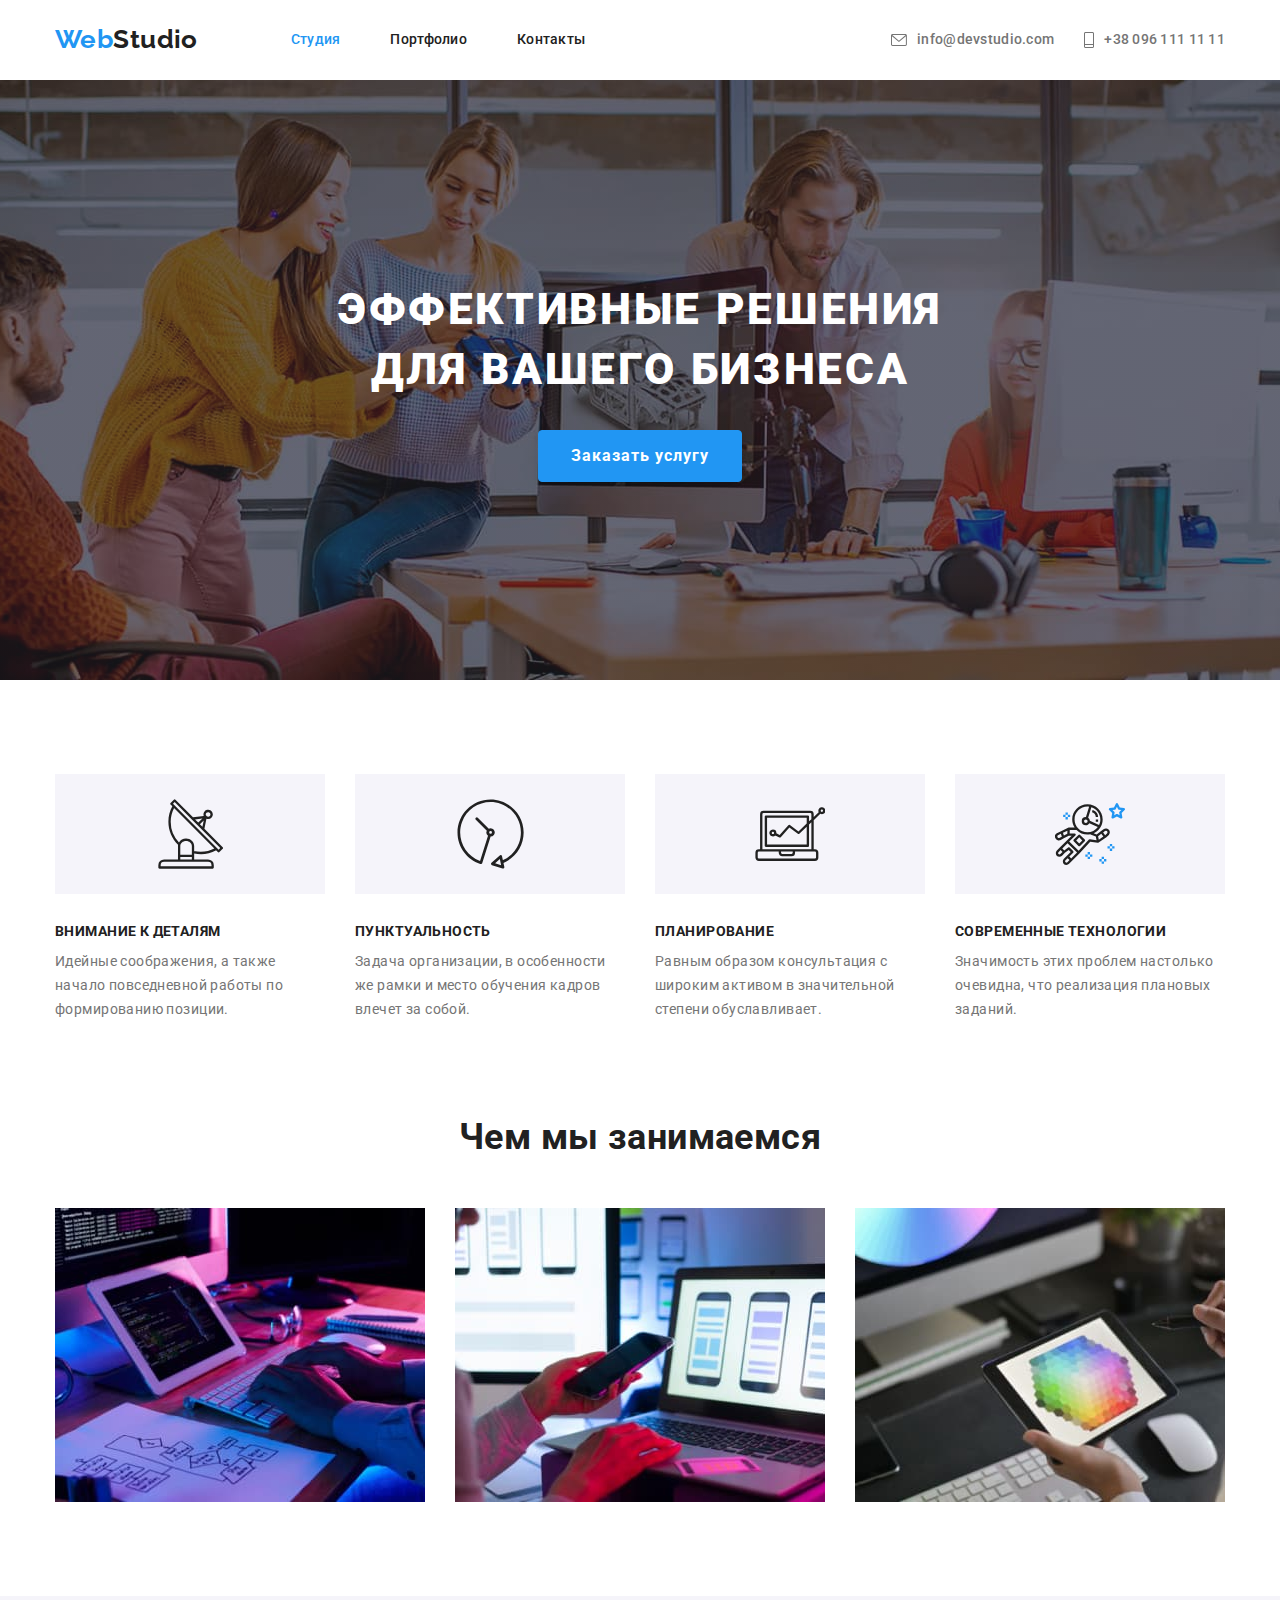
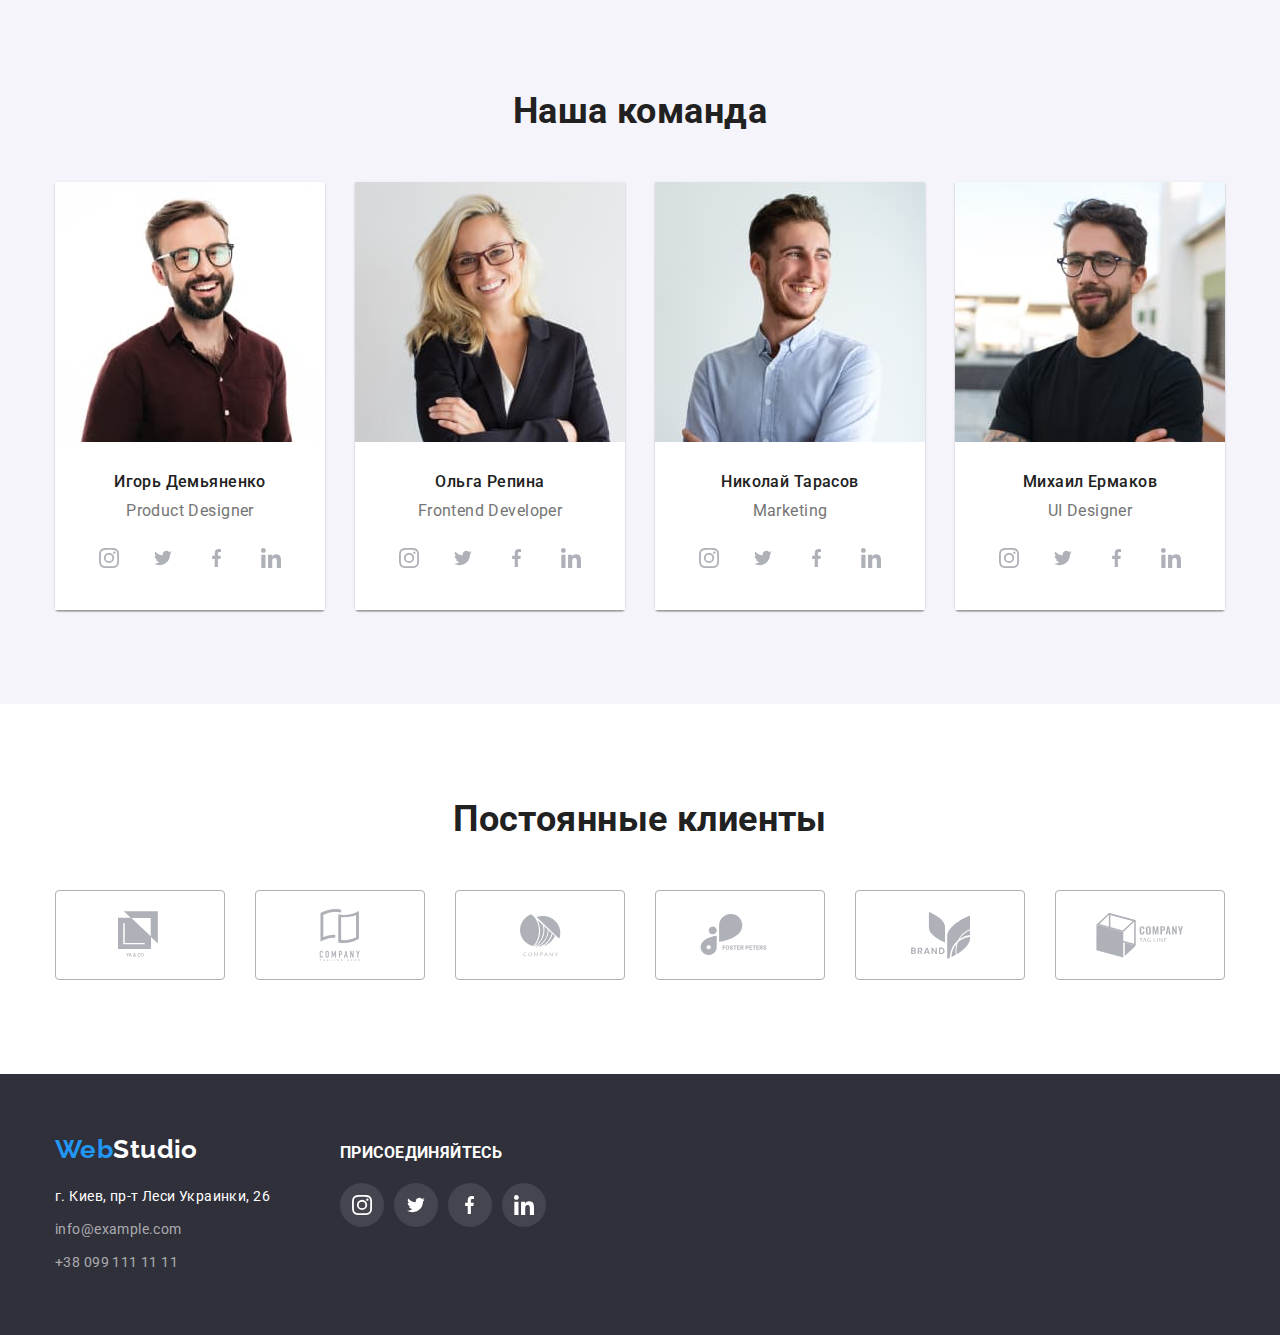
<file: index.html>
<!DOCTYPE html>
<html lang="ru">

<head>
    <meta charset="UTF-8">
    <meta name="viewport" content="width=device-width, initial-scale=1.0">
    <title>hw-4</title>

    <link rel="preconnect" href="https://fonts.gstatic.com">
    <link
        href="https://fonts.googleapis.com/css2?family=Raleway:wght@700&family=Roboto:wght@400;500;700;900&display=swap"
        rel="stylesheet">

    <link rel="stylesheet"
        href="https://cdnjs.cloudflare.com/ajax/libs/modern-normalize/1.0.0/modern-normalize.min.css">

    <link rel="stylesheet" href="./css/main.css">
</head>

<body>
    <!-- шапка сайта -->
    <header class=" header ">
        <div class="container">
            <nav class="site-nav">
                <a href="index.html" class="logo"> <span class="logo-blue">Web</span>Studio</a>
                <ul class="site-nav-list list">
                    <li class="site-nav-item">
                        <a href="./index.html" class="site-nav-link link current">Студия</a>
                    </li>
                    <li class="site-nav-item">
                        <a href="./portfolio.html" class="site-nav-link link">Портфолио</a>
                    </li>
                    <li class="site-nav-item">
                        <a href="" class="site-nav-link link">Контакты</a>
                    </li>
                </ul>
            </nav>

            <ul class="contact-nav-list list">
                <li class="contact-nav-item">
                    <a href="mailto:info@devstudio.com" class="contact-nav-link link" target="_blank">
                        <svg class="link-img" width = '16' height = '12'>
                            <use href="./images/sprite.svg#icon-envelope-opt"></use>
                        </svg>
                        info@devstudio.com
                    </a>
                </li>
                <li class="contact-nav-item">
                    <a href="tel:+380961111111" class="contact-nav-link link">
                        <svg class="link-img" width ='10' height ='16'>
                            <use href="./images/sprite.svg#icon-telephone-opt"></use>
                        </svg>
                        +38 096 111 11 11
                    </a>
                </li>
            </ul>
        </div>
    </header>

    <main>
        <!-- Герой -->
        <section class="hero overlay">
            <h1 class="hero-title">Эффективные решения<br> для вашего бизнеса</h1>
            <button class="button primary" type="button">Заказать услугу</button>
        </section>

        <!--Выгоды от сотрудничества  -->
        <section class="feature section-padding">
            <div class="container">
                <!-- этот заголовок скроется css -->
                <h2 class="section-title visually-hidden">Выгоды от сотрудничества</h2>
                <ul class="feature-list list">
                    <li class="feature-list-item">
                        <div class="blank">
                            <svg class="blank-img" width='65' height='70'>
                                <use href="./images/sprite.svg#icon-antenna-optimize"></use>
                            </svg>
                        </div>
                        <h3 class="feature-title">Внимание к деталям</h3>
                        <p class="feature-text">Идейные соображения, а также начало повседневной работы по формированию
                            позиции.</p>
                    </li>
                    <li class="feature-list-item">
                        <div class="blank">
                            <svg class="blank-img" width='67' height='70'>
                                <use href="./images/sprite.svg#icon-clock-optimize"></use>
                            </svg>
                        </div>
                        <h3 class="feature-title">Пунктуальность</h3>
                        <p class="feature-text">Задача организации, в особенности же рамки и место обучения кадров
                            влечет за
                            собой.</p>
                    </li>
                    <li class="feature-list-item">
                        <div class="blank">
                            <svg class="blank-img" width='70' height='54'>
                                <use href="./images/sprite.svg#icon-noutbook-optimize"></use>
                            </svg>
                        </div>
                        <h3 class="feature-title">Планирование</h3>
                        <p class="feature-text">Равным образом консультация с широким активом в значительной степени
                            обуславливает.</p>
                    </li>
                    <li class="feature-list-item">
                        <div class="blank">
                            <svg class="blank-img" width='70' height='70'>
                                <use href="./images/sprite.svg#icon-astronaut-optimize"></use>
                            </svg>
                        </div>
                        <h3 class="feature-title">Современные технологии</h3>
                        <p class="feature-text">Значимость этих проблем настолько очевидна, что реализация плановых
                            заданий.
                        </p>
                    </li>
                </ul>
            </div>

        </section>

        <!-- Чем мы занимаемся -->
        <section class="directions">
            <div class="container">
                <h2 class="section-title">Чем мы занимаемся</h2>
                <ul class="directions-list list">
                    <li class="directions-list-item">
                        <img src="./images/what-are-we-doing/img-pc-optimize.jpg" alt="изображение компьютера"
                            width="370" height="294">
                    </li>
                    <li class="directions-list-item">
                        <img src="./images/what-are-we-doing/img-tel-optimize.jpg" alt="изображение мобильного телефона"
                            width="370" height="294">
                    </li>
                    <li class="directions-list-item">
                        <img src="./images/what-are-we-doing/img-icon-optimize.jpg" alt="изображение цветной картинки"
                            width="370" height="294">
                    </li>
                </ul>
            </div>
        </section>

        <!-- Наша команда -->
        <section class="time section-padding">
            <div class="container">
                <h2 class="section-title">Наша команда</h2>
                <ul class="time-list list">
                    <li class="time-list-item">
                        <img class="time-image" src="./images/our-team/employee-one-optimize.jpg"
                            alt="фото первого сотрудника" width="270" height="260">
                        <div class="time-list-info">
                            <h3 class="time-title">Игорь Демьяненко</h3>
                            <p class="time-text" lang="en">Product Designer</p>
                            <ul class="social-link-list list">
                                <li class="social-link-item">
                                    <a class="social-link-btn" href="" aria-label="Instagram">
                                        <svg class="social-link-img" width='20' height='20'>
                                            <use href="./images/sprite.svg#icon-instagram-opt"></use>
                                        </svg>
                                    </a>
                                </li>
                                <li class="social-link-item">
                                    <a class="social-link-btn" href="" aria-label="Twitter">
                                        <svg class="social-link-img" width='20' height='16'>
                                            <use href="./images/sprite.svg#icon-twitter-opt"></use>
                                        </svg>
                                    </a>
                                </li>
                                <li class="social-link-item">
                                    <a class="social-link-btn" href="" aria-label="Facebook">
                                        <svg class="social-link-img" width='10' height='20'>
                                            <use href="./images/sprite.svg#icon-facebook-opt"></use>
                                        </svg>
                                    </a>
                                </li>
                                <li class="social-link-item">
                                    <a class="social-link-btn" href="" aria-label="LinkedIn">
                                        <svg class="social-link-img" width='20' height='20'>
                                            <use href="./images/sprite.svg#icon-linkedin-opt"></use>
                                        </svg>
                                    </a>
                                </li>
                            </ul>
                        </div>

                    </li>
                    <li class="time-list-item">
                        <img class="time-image" src="./images/our-team/employee-two-optimize.jpg"
                            alt="фото второго сотрудника" width="270" height="260">
                        <div class="time-list-info">
                            <h3 class="time-title">Ольга Репина</h3>
                            <p class="time-text" lang="en">Frontend Developer</p>
                            <ul class="social-link-list list">
                                <li class="social-link-item">
                                    <a class="social-link-btn" href="" aria-label="Instagram">
                                        <svg class="social-link-img" width='20' height='20'>
                                            <use href="./images/sprite.svg#icon-instagram-opt"></use>
                                        </svg>
                                    </a>
                                </li>
                                <li class="social-link-item">
                                    <a class="social-link-btn" href="" aria-label="Twitter">
                                        <svg class="social-link-img" width='20' height='16'>
                                            <use href="./images/sprite.svg#icon-twitter-opt"></use>
                                        </svg>
                                    </a>
                                </li>
                                <li class="social-link-item">
                                    <a class="social-link-btn" href="" aria-label="Facebook">
                                        <svg class="social-link-img" width='10' height='20'>
                                            <use href="./images/sprite.svg#icon-facebook-opt"></use>
                                        </svg>
                                    </a>
                                </li>
                                <li class="social-link-item">
                                    <a class="social-link-btn" href="" aria-label="LinkedIn">
                                        <svg class="social-link-img" width='20' height='20'>
                                            <use href="./images/sprite.svg#icon-linkedin-opt"></use>
                                        </svg>
                                    </a>
                                </li>
                            </ul>
                        </div>

                    </li>
                    <li class="time-list-item">
                        <img class="time-image" src="./images/our-team/employee-three-optimize.jpg"
                            alt="фото третьего сотрудника" width="270" height="260">
                        <div class="time-list-info">
                            <h3 class="time-title">Николай Тарасов</h3>
                            <p class="time-text" lang="en">Marketing</p>
                            <ul class="social-link-list list">
                                <li class="social-link-item">
                                    <a class="social-link-btn" href="" aria-label="Instagram">
                                        <svg class="social-link-img" width='20' height='20'>
                                            <use href="./images/sprite.svg#icon-instagram-opt"></use>
                                        </svg>
                                    </a>
                                </li>
                                <li class="social-link-item">
                                    <a class="social-link-btn" href="" aria-label="Twitter">
                                        <svg class="social-link-img" width='20' height='16'>
                                            <use href="./images/sprite.svg#icon-twitter-opt"></use>
                                        </svg>
                                    </a>
                                </li>
                                <li class="social-link-item">
                                    <a class="social-link-btn" href="" aria-label="Facebook">
                                        <svg class="social-link-img" width='10' height='20'>
                                            <use href="./images/sprite.svg#icon-facebook-opt"></use>
                                        </svg>
                                    </a>
                                </li>
                                <li class="social-link-item">
                                    <a class="social-link-btn" href="" aria-label="LinkedIn">
                                        <svg class="social-link-img" width='20' height='20'>
                                            <use href="./images/sprite.svg#icon-linkedin-opt"></use>
                                        </svg>
                                    </a>
                                </li>
                            </ul>
                        </div>

                    </li>
                    <li class="time-list-item">
                        <img class="time-image" src="./images/our-team/employee-four-optimize.jpg"
                            alt="фото четвертого сотрудника" width="270" height="260">
                        <div class="time-list-info">
                            <h3 class="time-title">Михаил Ермаков</h3>
                            <p class="time-text" lang="en">UI Designer</p>
                            <ul class="social-link-list list">
                                <li class="social-link-item">
                                    <a class="social-link-btn" href="" aria-label="Instagram">
                                        <svg class="social-link-img" width='20' height='20'>
                                            <use href="./images/sprite.svg#icon-instagram-opt"></use>
                                        </svg>
                                    </a>
                                </li>
                                <li class="social-link-item">
                                    <a class="social-link-btn" href="" aria-label="Twitter">
                                        <svg class="social-link-img" width='20' height='16'>
                                            <use href="./images/sprite.svg#icon-twitter-opt"></use>
                                        </svg>
                                    </a>
                                </li>
                                <li class="social-link-item">
                                    <a class="social-link-btn" href="" aria-label="Facebook">
                                        <svg class="social-link-img" width='10' height='20'>
                                            <use href="./images/sprite.svg#icon-facebook-opt"></use>
                                        </svg>
                                    </a>
                                </li>
                                <li class="social-link-item">
                                    <a class="social-link-btn" href="" aria-label="LinkedIn">
                                        <svg class="social-link-img" width='20' height='20'>
                                            <use href="./images/sprite.svg#icon-linkedin-opt"></use>
                                        </svg>
                                    </a>
                                </li>
                            </ul>
                        </div>

                    </li>
                </ul>
            </div>
        </section>

        <section class="klients section-padding">
            <div class="container">
                <h2 class="section-title">Постоянные клиенты</h2>
                <ul class="clients-list list">
                    <li class="clients-list-item">
                        <a href="" class="klients-btn">
                            <svg class="clients-img" width='44' height='49'>
                                <use href="./images/sprite.svg#icon-klient-1-opt"></use>
                            </svg>
                        </a>
                    </li>
                    <li class="clients-list-item">
                        <a href="" class="klients-btn">
                            <svg class="clients-img" width='50' height='52'>
                                <use href="./images/sprite.svg#icon-klient-2-opt"></use>
                            </svg>
                        </a>
                    </li>
                    <li class="clients-list-item">
                        <a href="" class="klients-btn">
                            <svg class="clients-img" width='41' height='43'>
                                <use href="./images/sprite.svg#icon-klient-3-opt"></use>
                            </svg>
                        </a>
                    </li>
                    <li class="clients-list-item">
                        <a href="" class="klients-btn">
                            <svg class="clients-img" width='80' height='42'>
                                <use href="./images/sprite.svg#icon-klient-4-opt"></use>
                            </svg>
                        </a>
                    </li>
                    <li class="clients-list-item">
                        <a href="" class="klients-btn">
                            <svg class="clients-img" width='59' height='47'>
                                <use href="./images/sprite.svg#icon-klient-5-opt"></use>
                            </svg>
                        </a>
                    </li>
                    <li class="clients-list-item">
                        <a href="" class="klients-btn">
                            <svg class="clients-img" width='88' height='45'>
                                <use href="./images/sprite.svg#icon-klient-6-opt"></use>
                            </svg>
                        </a>
                    </li>

                </ul>
            </div>
        </section>

    </main>

    <footer class="footer">
        <div class="container">
            <div class="footer-contacts">
                <a href="index.html" class="logo"> <span class="logo-blue">Web</span><span
                        class="logo-white">Studio</span></a>
                <address class="address">
                    <p class="footer-address">г. Киев, пр-т Леси Украинки, 26</p>
                    <ul class="footer-address-list list">
                        <li class="footer-address-list-item">
                            <a href="mailto:info@example.com" class="footer-tel link"
                                target="_blank">info@example.com</a>
                        </li>
                        <li class="footer-address-list-item">
                            <a href="tel:+380991111111" class="footer-tel link">+38 099 111 11 11</a>
                        </li>
                    </ul>
                </address>
            </div>
            <div class="footer-join">
                <p class="footer-join-text">присоединяйтесь</p>
                <ul class="social-link-list list">
                    <li class="social-link-item">
                        <a class="social-link-btn" href="" aria-label="Instagram">
                            <svg class="social-link-img" width='20' height='20'>
                                <use href="./images/sprite.svg#icon-instagram-opt"></use>
                            </svg>
                        </a>
                    </li>
                    <li class="social-link-item">
                        <a class="social-link-btn" href="" aria-label="Twitter">
                            <svg class="social-link-img" width='20' height='16'>
                                <use href="./images/sprite.svg#icon-twitter-opt"></use>
                            </svg>
                        </a>
                    </li>
                    <li class="social-link-item">
                        <a class="social-link-btn" href="" aria-label="Facebook">
                            <svg class="social-link-img" width='10' height='20'>
                                <use href="./images/sprite.svg#icon-facebook-opt"></use>
                            </svg>
                        </a>
                    </li>
                    <li class="social-link-item">
                        <a class="social-link-btn" href="" aria-label="LinkedIn">
                            <svg class="social-link-img" width='20' height='20'>
                                <use href="./images/sprite.svg#icon-linkedin-opt"></use>
                            </svg>
                        </a>
                    </li>
                </ul>
            </div>

        </div>
    </footer>

</body>

</html>
</file>
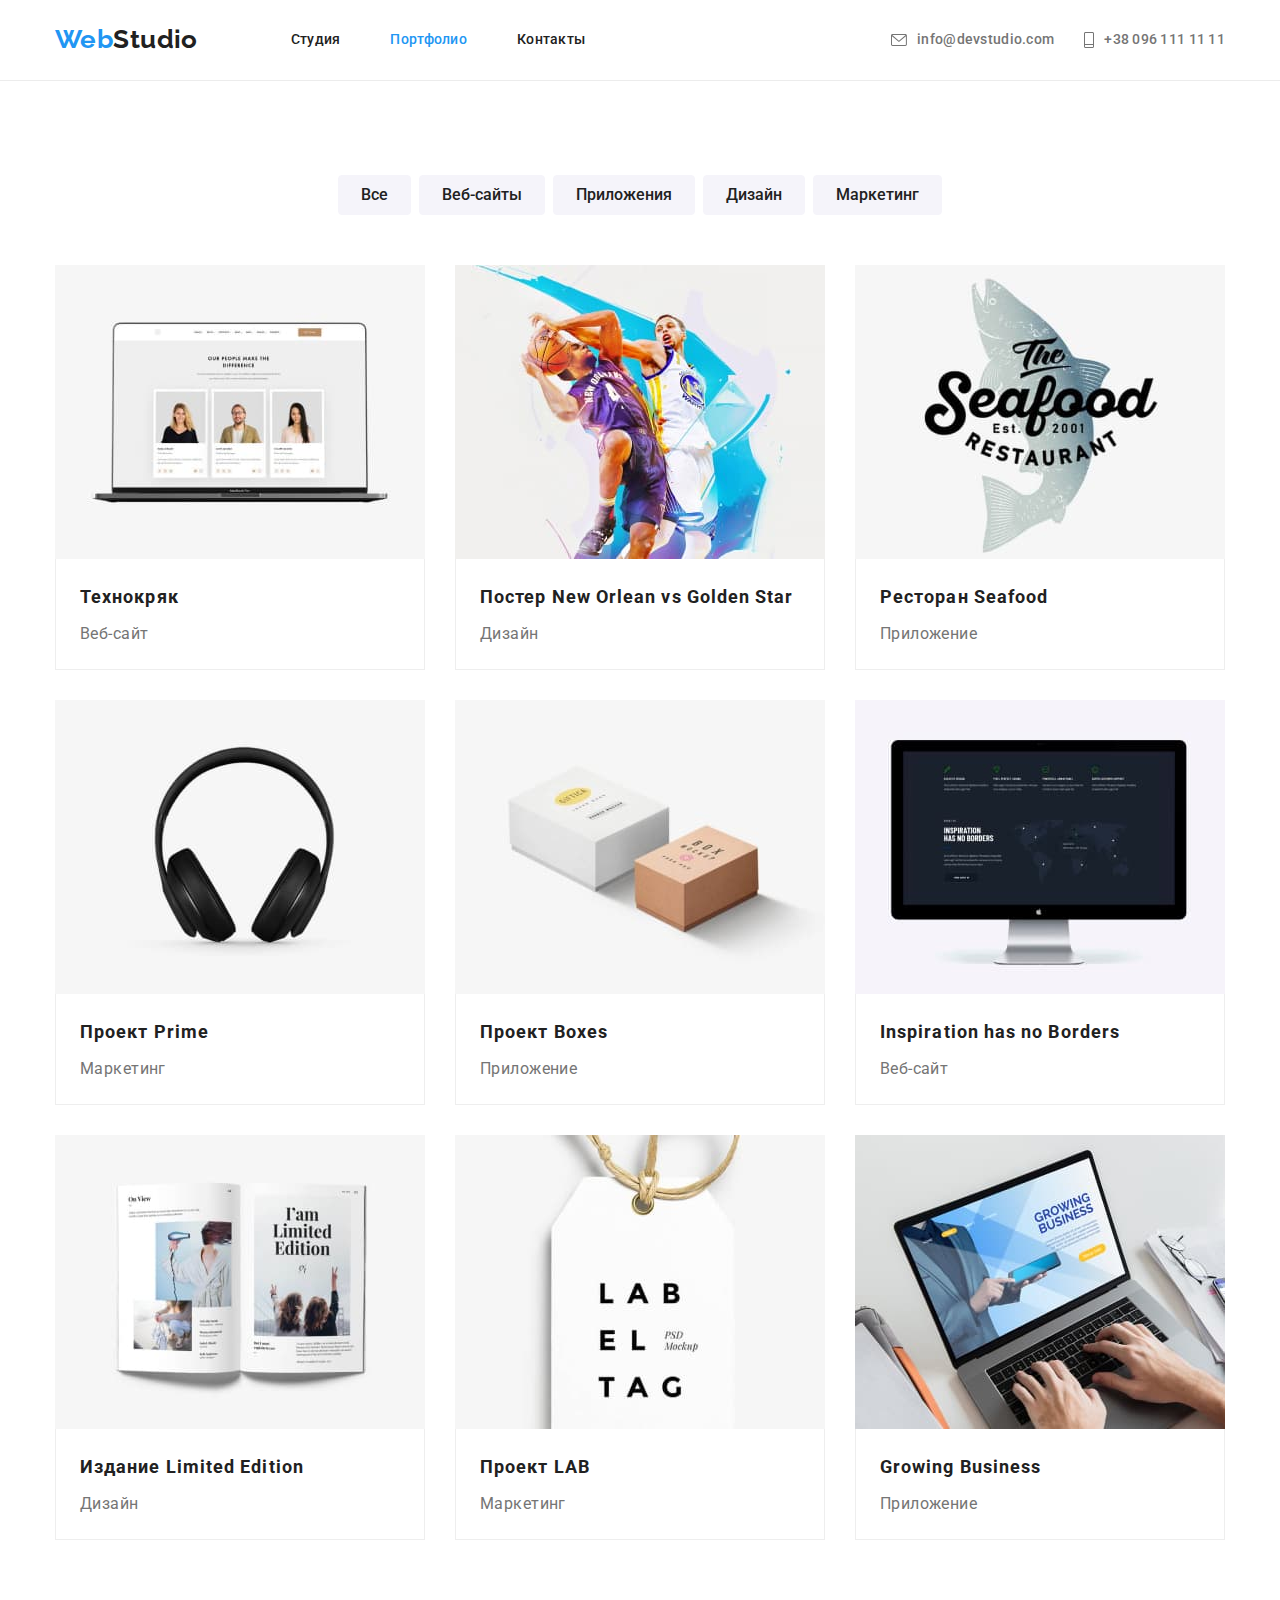
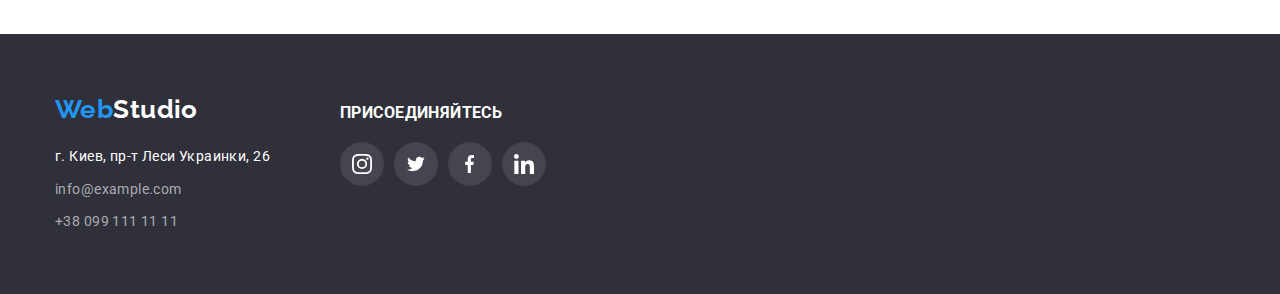
<file: portfolio.html>
<!DOCTYPE html>
<html lang="ru">

<head>
    <meta charset="UTF-8">
    <meta name="viewport" content="width=device-width, initial-scale=1.0">
    <title>hw-4</title>

    <link rel="preconnect" href="https://fonts.gstatic.com">
    <link
        href="https://fonts.googleapis.com/css2?family=Raleway:wght@700&family=Roboto:wght@400;500;700;900&display=swap"
        rel="stylesheet">

    <link rel="stylesheet"
        href="https://cdnjs.cloudflare.com/ajax/libs/modern-normalize/1.0.0/modern-normalize.min.css">

    <link rel="stylesheet" href="./css/main.css">
</head>

<body>
    <!-- шапка сайта -->
    <header class=" header bottom-line">
        <div class="container">
            <nav class="site-nav">
                <a href="index.html" class="logo"> <span class="logo-blue">Web</span>Studio</a>
                <ul class="site-nav-list list">
                    <li class="site-nav-item">
                        <a href="./index.html" class="site-nav-link link">Студия</a>
                    </li>
                    <li class="site-nav-item">
                        <a href="./portfolio.html" class="site-nav-link link current">Портфолио</a>
                    </li>
                    <li class="site-nav-item">
                        <a href="" class="site-nav-link link">Контакты</a>
                    </li>
                </ul>
            </nav>

            <ul class="contact-nav-list list">
                <li class="contact-nav-item">
                    <a href="mailto:info@devstudio.com" class="contact-nav-link link" target="_blank">
                        <svg class="link-img" width = '16' height = '12'>
                            <use href="./images/sprite.svg#icon-envelope-opt"></use>
                        </svg>
                        info@devstudio.com
                    </a>
                </li>
                <li class="contact-nav-item">
                    <a href="tel:+380961111111" class="contact-nav-link link">
                        <svg class="link-img" width ='10' height ='16'>
                            <use href="./images/sprite.svg#icon-telephone-opt"></use>
                        </svg>
                        +38 096 111 11 11
                    </a>
                </li>
            </ul>
        </div>
    </header>

    <main>
        <section class="works section-padding">
            <div class="container">
                <!-- этот заголовок скроется css -->
                <h1 class="section-title visually-hidden">Наши работы</h1>

                <ul class="buttons-list list">
                    <li class="buttons-list-item">
                        <button class="button secondary" type="button">Все</button>
                    </li>
                    <li class="buttons-list-item">
                        <button class="button secondary" type="button">Веб-сайты</button>
                    </li>
                    <li class="buttons-list-item">
                        <button class="button secondary" type="button">Приложения</button>
                    </li>
                    <li class="buttons-list-item">
                        <button class="button secondary" type="button">Дизайн</button>
                    </li>
                    <li class="buttons-list-item">
                        <button class="button secondary" type="button">Маркетинг</button>
                    </li>
                </ul>

                <ul class="card-list list">
                    <li class="сard-list-item">
                        <a href="./portfolio.html" class="card-list-link link">
                            <img src="./images/our-works/our-work-1-optimize.jpg" width="370" height="294"
                                alt="пример первой работы">
                            <div class="card-list-info">
                                <h2 class="card-list-title">Технокряк</h2>
                                <p class="card-list-text">Веб-сайт</p>
                            </div>

                        </a>
                    </li>
                    <li class="сard-list-item">
                        <a href="./portfolio.html" class="card-list-link link">
                            <img src="./images/our-works/our-work-2-optimize.jpg" width="370" height="294"
                                alt="пример второй работы">
                            <div class="card-list-info">
                                <h2 class="card-list-title">Постер <span lang="en">New Orlean vs Golden Star</span></h2>
                                <p class="card-list-text">Дизайн</p>
                            </div>

                        </a>
                    </li>
                    <li class="сard-list-item">
                        <a href="./portfolio.html" class="card-list-link link">
                            <img src="./images/our-works/our-work-3-optmize.jpg" width="370" height="294"
                                alt="пример третьей работы">
                            <div class="card-list-info">
                                <h2 class="card-list-title">Ресторан <span lang="en">Seafood</span></h2>
                                <p class="card-list-text">Приложение</p>
                            </div>

                        </a>
                    </li>
                    <li class="сard-list-item">
                        <a href="./portfolio.html" class="card-list-link link">
                            <img src="./images/our-works/our-work-4-optimize.jpg" width="370" height="294"
                                alt="пример четвертой работы">
                            <div class="card-list-info">
                                <h2 class="card-list-title">Проект <span lang="en">Prime</span></h2>
                                <p class="card-list-text">Маркетинг</p>
                            </div>

                        </a>
                    </li>
                    <li class="сard-list-item">
                        <a href="./portfolio.html" class="card-list-link link">
                            <img src="./images/our-works/our-work-5-optimize.jpg" width="370" height="294"
                                alt="пример пятой работы">
                            <div class="card-list-info">
                                <h2 class="card-list-title">Проект <span lang="en">Boxes</span></h2>
                                <p class="card-list-text">Приложение</p>
                            </div>

                        </a>
                    </li>
                    <li class="сard-list-item">
                        <a href="./portfolio.html" class="card-list-link link">
                            <img src="./images/our-works/our-work-6-optimize.jpg" width="370" height="294"
                                alt="пример шестой работы">
                            <div class="card-list-info">
                                <h2 class="card-list-title" lang="en">Inspiration has no Borders</h2>
                                <p class="card-list-text">Веб-сайт</p>
                            </div>

                        </a>
                    </li>
                    <li class="сard-list-item">
                        <a href="./portfolio.html" class="card-list-link link">
                            <img src="./images/our-works/our-work-7-optimize.jpg" width="370" height="294"
                                alt="пример седьмой работы">
                            <div class="card-list-info">
                                <h2 class="card-list-title">Издание <span lang="en">Limited Edition</span></h2>
                                <p class="card-list-text">Дизайн</p>
                            </div>

                        </a>
                    </li>
                    <li class="сard-list-item">
                        <a href="./portfolio.html" class="card-list-link link">
                            <img src="./images/our-works/our-work-8-optimize.jpg" width="370" height="294"
                                alt="пример восьмой работы">
                            <div class="card-list-info">
                                <h2 class="card-list-title">Проект <span lang="en">LAB</span></h2>
                                <p class="card-list-text">Маркетинг</p>
                            </div>

                        </a>
                    </li>
                    <li class="сard-list-item">
                        <a href="./portfolio.html" class="card-list-link link">
                            <img src="./images/our-works/our-work-9-optimize.jpg" width="370" height="294"
                                alt="пример девятой работы">
                            <div class="card-list-info">
                                <h2 class="card-list-title" lang="en">Growing Business</h2>
                                <p class="card-list-text">Приложение</p>
                            </div>

                        </a>
                    </li>
                </ul>
            </div>
        </section>
    </main>

    <footer class="footer">
        <div class="container">
            <div class="footer-contacts">
                <a href="index.html" class="logo"> <span class="logo-blue">Web</span><span
                        class="logo-white">Studio</span></a>
                <address class="address">
                    <p class="footer-address">г. Киев, пр-т Леси Украинки, 26</p>
                    <ul class="footer-address-list list">
                        <li class="footer-address-list-item">
                            <a href="mailto:info@example.com" class="footer-tel link"
                                target="_blank">info@example.com</a>
                        </li>
                        <li class="footer-address-list-item">
                            <a href="tel:+380991111111" class="footer-tel link">+38 099 111 11 11</a>
                        </li>
                    </ul>
                </address>
            </div>
            <div class="footer-join">
                <p class="footer-join-text">присоединяйтесь</p>
                <ul class="social-link-list list">
                    <li class="social-link-item">
                        <a class="social-link-btn" href="" aria-label="Instagram">
                            <svg class="social-link-img" width='20' height='20'>
                                <use href="./images/sprite.svg#icon-instagram-opt"></use>
                            </svg>
                        </a>
                    </li>
                    <li class="social-link-item">
                        <a class="social-link-btn" href="" aria-label="Twitter">
                            <svg class="social-link-img" width='20' height='16'>
                                <use href="./images/sprite.svg#icon-twitter-opt"></use>
                            </svg>
                        </a>
                    </li>
                    <li class="social-link-item">
                        <a class="social-link-btn" href="" aria-label="Facebook">
                            <svg class="social-link-img" width='10' height='20'>
                                <use href="./images/sprite.svg#icon-facebook-opt"></use>
                            </svg>
                        </a>
                    </li>
                    <li class="social-link-item">
                        <a class="social-link-btn" href="" aria-label="LinkedIn">
                            <svg class="social-link-img" width='20' height='20'>
                                <use href="./images/sprite.svg#icon-linkedin-opt"></use>
                            </svg>
                        </a>
                    </li>
                </ul>
            </div>

        </div>
    </footer>
</body>

</html>
</file>
<file: css/main.css>
:root {
  --primary-white-color: #ffffff;
  --title-color: #212121;
  --text-primary-color: #757575;
  --link-contact-nav-color: #757575;
  --link-footer-color: rgba(255, 255, 255, 0.6);
  --background-secondary-color: #f5f4fa;
  --background-footer-color: #2f303a;
  --accent-color: #2196f3;
  --soc-link-primary-color: #afb1b8;
}

body {
  font-family: "Roboto", sans-serif;
  color: var(--text-primary-color);
  background-color: var(--primary-white-color);
  letter-spacing: 0.03em;
  font-size: 14px;
}

/*сброс стилей от браузера*/
h1,
h2,
h3,
h4,
h5,
h6,
p {
  margin: 0;
}

ul,
ol {
  margin: 0;
  padding: 0;
}

img {
  display: block;
}
/* END */

/* классы-утилиты */

.list {
  list-style: none;
}

.link {
  text-decoration: none;
  cursor: pointer;
}

.address {
  font-style: normal;
}

.visually-hidden {
  position: absolute;
  width: 1px;
  height: 1px;
  margin: -1px;
  border: 0;
  padding: 0;
  clip: rect(0 0 0 0);
  overflow: hidden;
}

.container {
  width: 1200px;
  padding-left: 15px;
  padding-right: 15px;
  margin-left: auto;
  margin-right: auto;
}
/* END */

/* SECTION */
.section-padding {
  padding-top: 94px;
  padding-bottom: 94px;
}

.section-title {
  margin-bottom: 50px;

  font-weight: 700;
  font-size: 36px;
  line-height: 1.17;
  text-align: center;
  color: var(--title-color);
}

/* BUTTON */
.button {
  border: 1px solid transparent;
  border-radius: 4px;

  font-family: inherit;
  font-size: 16px;
  cursor: pointer;
}
.button.primary {
  padding-top: 10px;
  padding-bottom: 10px;
  padding-left: 32px;
  padding-right: 32px;
  border: 1px solid var(--accent-color);
  box-shadow: 0px 4px 4px rgba(0, 0, 0, 0.15);

  font-weight: 700;
  line-height: 1.87;
  text-align: center;
  color: var(--primary-white-color);
  background-color: var(--accent-color);
  letter-spacing: 0.06em;
}

.button.secondary {
  padding-top: 6px;
  padding-bottom: 6px;
  padding-left: 22px;
  padding-right: 22px;

  border: 1px solid var(--background-secondary-color);
  font-weight: 500;
  line-height: 1.62;
  text-align: center;
  color: var(--title-color);
  background-color: var(--background-secondary-color);
}

.button.secondary:hover,
.button.secondary:focus {
  color: var(--primary-white-color);
  background-color: var(--accent-color);
}

.button.primary:hover,
.button.primary:focus {
  color: var(--primary-white-color);
}
/* BUTTON END */

/* HEADER */

.header .container {
  display: flex;
  align-items: center;
}

.header .link {
  font-weight: 500;
  line-height: 1.14;
  letter-spacing: 0.02em;
}

.header .link:hover,
.header .link:focus {
  color: var(--accent-color);
}

.site-nav {
  display: flex;
  align-items: centr;
  margin-right: auto;
}

.site-nav-list {
  display: flex;
  align-items: center;
}

.site-nav-item:not(:last-child) {
  margin-right: 50px;
}

.site-nav-link {
  display: block;
  padding-top: 32px;
  padding-bottom: 32px;

  color: var(--title-color);
}

.site-nav-link.current {
  color: var(--accent-color);
}

.contact-nav-list {
  display: flex;
}

.contact-nav-item:not(:last-child) {
  margin-right: 30px;
}

.contact-nav-link {
  display: flex;
  align-items: center;
  justify-content: center;
  padding-top: 32px;
  padding-bottom: 32px;

  color: inherit;
}

.contact-nav-link > .link-img {
  margin-right: 10px;
  fill: currentColor;
}

.logo {
  padding-top: 24px;
  padding-bottom: 24px;
  margin-right: 93px;

  font-family: "Raleway", sans-serif;
  font-weight: 700;
  font-size: 26px;
  line-height: 1.2;
  color: var(--title-color);
  text-decoration: none;
}

.logo-blue {
  color: var(--accent-color);
}

.logo-white {
  color: var(--primary-white-color);
}
.header.bottom-line {
  border-bottom: 1px solid #ececec;
}

/* через псевдоелемент */
/* .header.bottom-line::after{
  content: "";
  display: block;
  height: 1px;
  background-position: bottom;

  background-color: #ECECEC; 
} */
/* HEADER END */

/* HERO */
.hero {
  padding-top: 200px;
  padding-bottom: 200px;
  text-align: center;

  background-color: var(--background-footer-color);
}

.overlay {
  max-width: 1600px;
  height: 600px;
  margin: 0 auto;

  background-image: linear-gradient(
      rgba(47, 48, 58, 0.4),
      rgba(47, 48, 58, 0.4)
    ),
    url(../images/hero/hero-optimize.jpg);
  background-repeat: no-repeat;
  background-size: cover;
  background-position: center;
}

.hero-title {
  margin-bottom: 30px;

  font-weight: 900;
  font-size: 44px;
  line-height: 1.36;
  letter-spacing: 0.06em;
  text-transform: uppercase;
  color: var(--primary-white-color);
}
/* HERO END */

/* FEATURE */

.feature-list {
  display: flex;
}

.feature-list-item {
  width: calc((100% - 3 * 30px) / 4);
}

.feature-list-item > .blank {
  display: flex;
  align-items: center;
  justify-content: center;
  margin-bottom: 30px;
  width: 100%;
  height: 120px;
  background-color: var(--background-secondary-color);
}

.blank-img{
  fill: var(--title-color);
}

.feature-list-item:not(:last-child) {
  margin-right: 30px;
}

.feature-title {
  margin-bottom: 10px;

  font-weight: 700;
  font-size: inherit;
  line-height: 1.14;
  letter-spacing: 0.03em;
  text-transform: uppercase;
  color: var(--title-color);
}

.feature-text {
  font-weight: 400;
  line-height: 1.71;
}
/* FEATURE  END*/

/* DIRECTIONS */
.directions {
  padding-bottom: 94px;
}

.directions-list {
  display: flex;
}

.directions-list-item {
  width: calc((100% - 30 * 2px) / 3);
}

.directions-list-item:not(:last-child) {
  margin-right: 30px;
}
/* DIRECTIONS END*/

/* TEAM */
.time {
  background-color: var(--background-secondary-color);
}

.time-list {
  display: flex;
}

.time-list-item {
  text-align: center;
  width: calc((100% - 3 * 30px) / 4);
  box-shadow: 0px 1px 3px rgba(0, 0, 0, 0.12), 0px 1px 1px rgba(0, 0, 0, 0.14),
    0px 2px 1px rgba(0, 0, 0, 0.2);
  border-radius: 0px 0px 4px 4px;
}

.time-list-item:not(:last-child) {
  margin-right: 30px;
}

.time-list-info {
  padding-top: 30px;
  padding-bottom: 30px;
  padding-left: 32px;
  padding-right: 32px;

  background-color: var(--primary-white-color);
}

.time-title {
  margin-bottom: 10px;

  font-weight: 500;
  font-size: 16px;
  line-height: 1.19;
  color: var(--title-color);
}

.time-text {
  font-weight: 400;
  font-size: 16px;
  line-height: 1.19;
  margin-bottom: 16px;
}

.social-link-list {
  display: flex;

  /* justify-content: space-between; */
}

.social-link-item:not(:last-child) {
  margin-right: 10px;
}

.social-link-btn {
  display: flex;
  align-items: center;
  justify-content: center;
  width: 44px;
  height: 44px;
  border-radius: 50%;

  color: var(--soc-link-primary-color);
}

.social-link-btn:hover,
.social-link-btn:focus {
  color: var(--primary-white-color);
  background-color: var(--accent-color);
}

.social-link-img {
  fill: currentColor;
}
/* TEAM END */

/* KLIENTS */
.clients-list {
  display: flex;
}

.klients-btn {
  display: flex;
  align-items: center;
  justify-content: center;
  border: 1px solid var(--soc-link-primary-color);
  border-radius: 4px;
  width: 170px;
  height: 90px;
  color: var(--soc-link-primary-color);
}

.klients-btn:hover,
.klients-btn:focus {
  border: 1px solid var(--accent-color);
  color: var(--accent-color);
}

.clients-list-item:not(:last-child) {
  margin-right: 30px;
}

.clients-img {
  fill: currentColor;
}

/* KLIENTS END*/

/* PORTFOLIO */

.buttons-list {
  display: flex;
  justify-content: center;
  margin-bottom: 50px;
}

.buttons-list-item:not(:last-child) {
  margin-right: 8px;
}

.card-list {
  display: flex;
  flex-wrap: wrap;
}

.сard-list-item {
  width: calc((100% - 2 * 30px) / 3);
}

.сard-list-item:not(:nth-last-child(-n + 3)) {
  margin-bottom: 30px;
}

.сard-list-item:not(:nth-child(3n)) {
  margin-right: 30px;
}

.card-list-link{
  display: block;
}

.card-list-link:hover,
.card-list-link:focus {
  box-shadow: 0px 1px 1px rgba(0, 0, 0, 0.12), 0px 4px 4px rgba(0, 0, 0, 0.06),
    1px 4px 6px rgba(0, 0, 0, 0.16);
}

.card-list-info {
  padding-top: 20px;
  padding-bottom: 20px;
  padding-left: 24px;
  padding-right: 24px;
  border-left: 1px solid#eeeeee;
  border-right: 1px solid#eeeeee;
  border-bottom: 1px solid#eeeeee;

  background-color: var(--primary-white-color);
}

.card-list-title {
  margin-bottom: 4px;

  font-weight: 700;
  font-size: 18px;
  line-height: 2;
  letter-spacing: 0.06em;
  color: var(--title-color);
}

.card-list-text {
  font-weight: 400;
  font-size: 16px;
  line-height: 1.87;
  color: var(--text-primary-color);
}
/* PORTFOLIO END*/

/* FOOTER */
.footer {
  padding-top: 60px;
  padding-bottom: 60px;

  background-color: var(--background-footer-color);
}

.footer .container {
  display: flex;
  align-items: baseline;
}

.footer-contacts {
  margin-right: 70px;
}

.footer .logo {
  display: block;
  padding: 0;
  margin: 0;
  margin-bottom: 20px;
}

.footer-address,
.footer-tel {
  font-weight: 400;
  line-height: 1.7;
}

.footer-address {
  margin-bottom: 9px;

  color: var(--primary-white-color);
}

.footer-address-list-item:not(:last-child) {
  margin-bottom: 9px;
}

.footer-tel {
  color: var(--link-footer-color);
}

.footer-tel:hover,
.footer-tel:focus {
  color: var(--accent-color);
}

.footer-join-text {
  margin-bottom: 20px;

  font-weight: 700;
  font-size: 16.4px;
  line-height: 1.19;
  color: var(--primary-white-color);
  text-transform: uppercase;
}

.footer .social-link-btn {
  background-color: rgba(255, 255, 255, 0.1);
  color: var(--primary-white-color);
}

.footer .social-link-btn:hover,
.footer .social-link-btn:focus {
  background-color: var(--accent-color);
}

.footer .social-link-img{
  fill: currentColor;
}

/* FOOTER END*/
</file>
